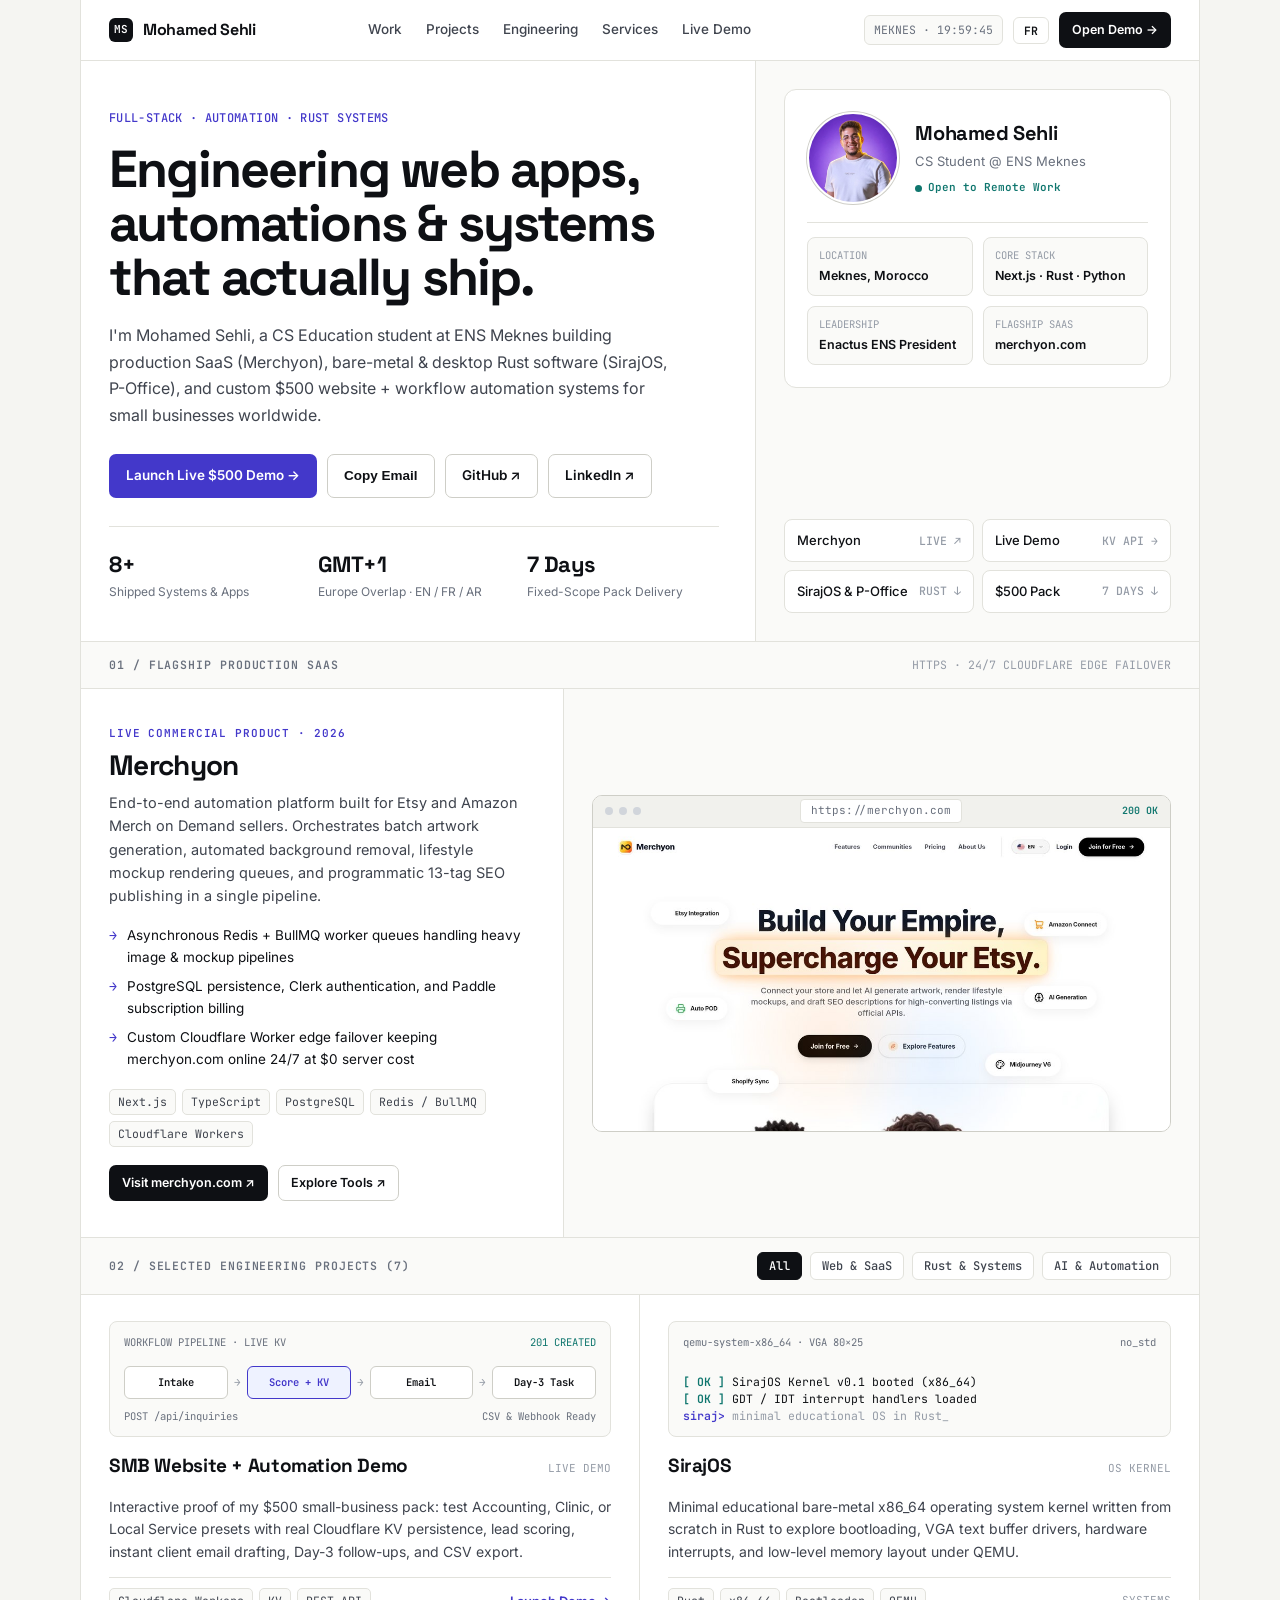
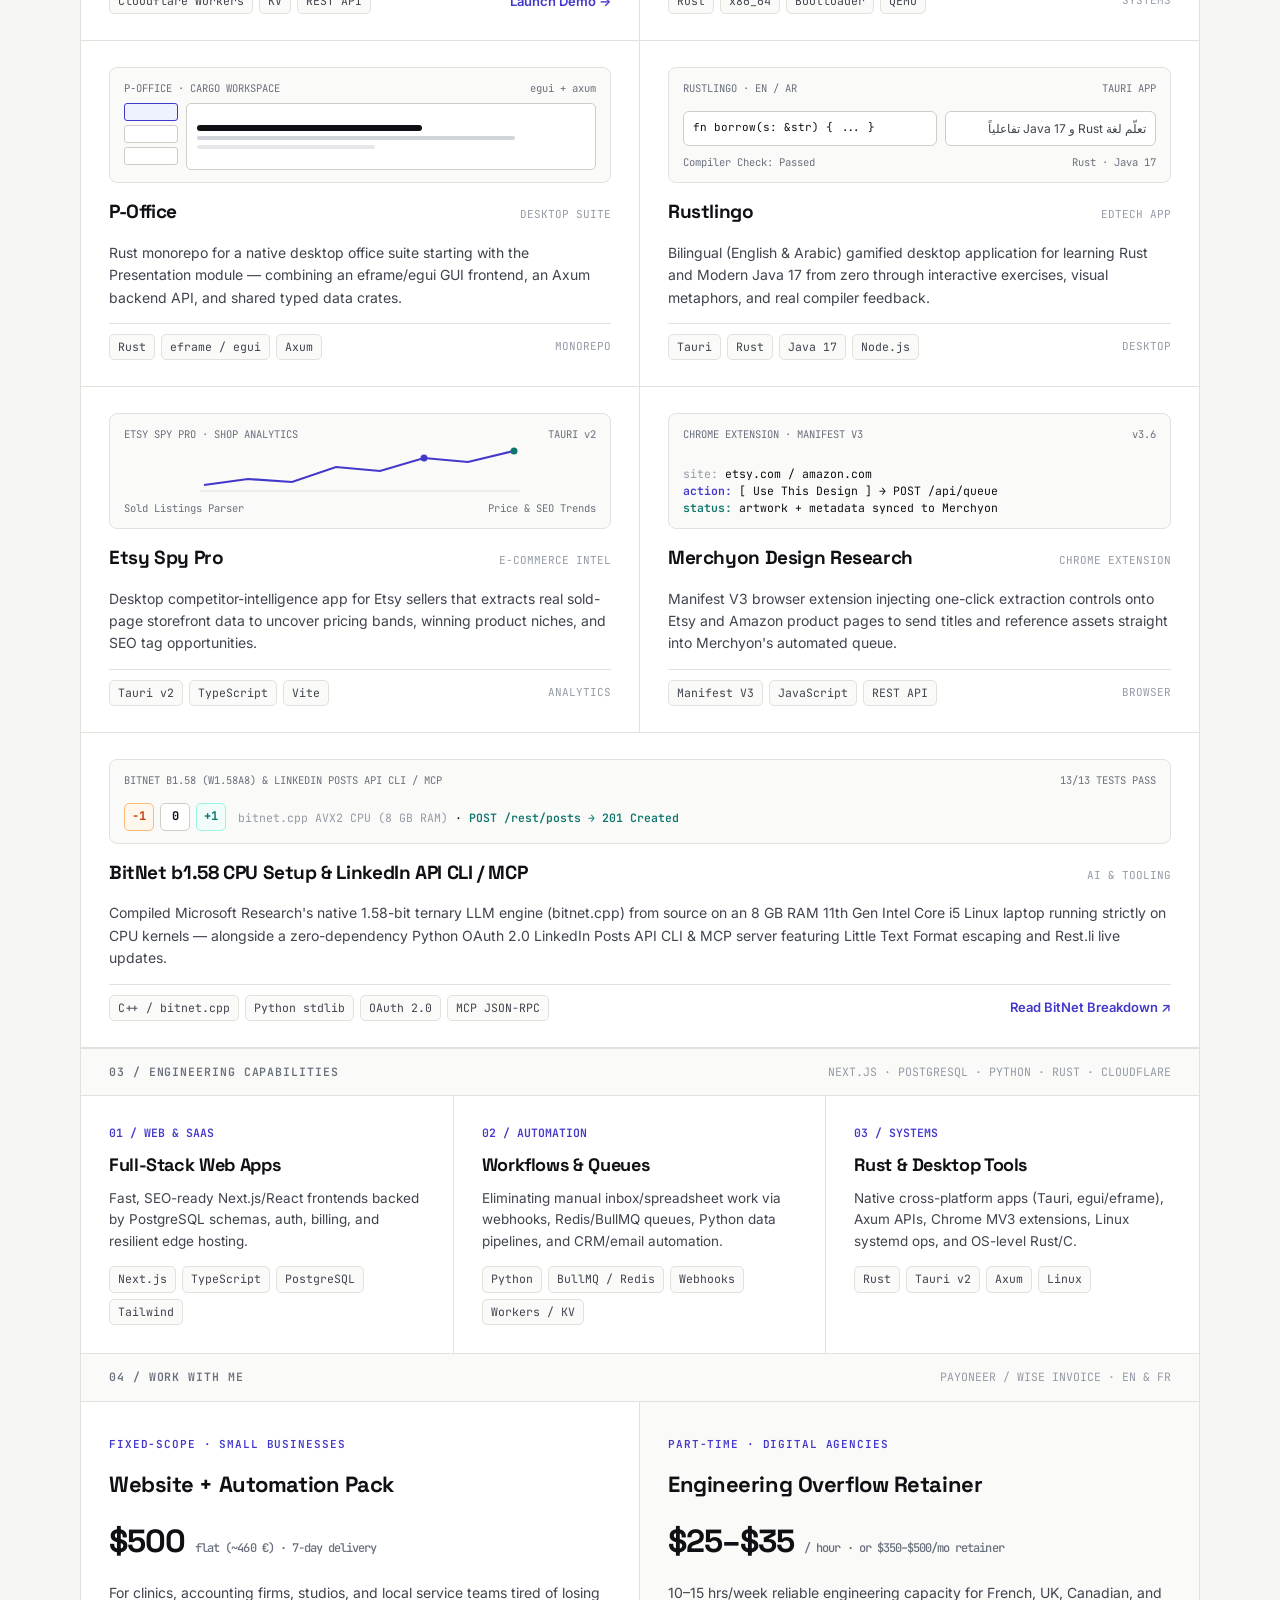
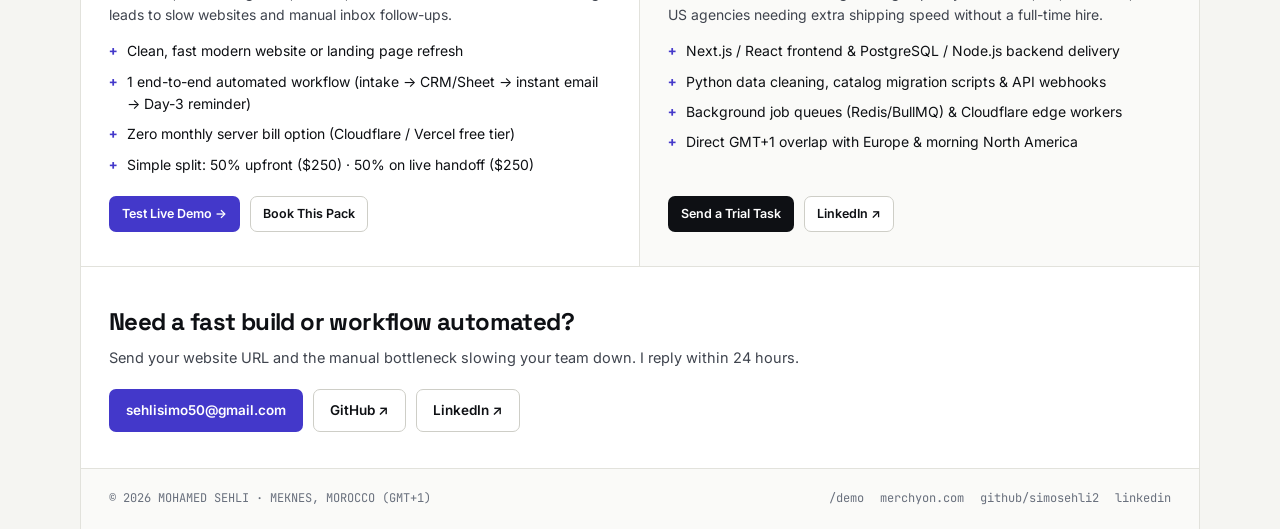
<file: index.html>
<!DOCTYPE html>
<html lang="en">
<head>
  <meta charset="UTF-8" />
  <meta name="viewport" content="width=device-width, initial-scale=1.0" />
  <title>Mohamed Sehli — Full-Stack, Automation &amp; Systems Engineer</title>
  <meta name="description" content="Mohamed Sehli builds production SaaS (Merchyon), Rust systems (SirajOS, P-Office), and fast websites + workflow automations for small businesses and agencies." />
  <meta property="og:title" content="Mohamed Sehli — Full-Stack, Automation &amp; Systems Engineer" />
  <meta property="og:description" content="Merchyon SaaS, SirajOS Rust kernel, P-Office, Rustlingo, and interactive $500 SMB Website + Automation systems." />
  <meta property="og:type" content="website" />
  <link rel="preconnect" href="https://fonts.googleapis.com" />
  <link rel="preconnect" href="https://fonts.gstatic.com" crossorigin />
  <link href="https://fonts.googleapis.com/css2?family=Inter:wght@400;500;600;700&family=JetBrains+Mono:wght@400;500;600&family=Space+Grotesk:wght@500;600;700&display=swap" rel="stylesheet" />
  <style>
    :root {
      --canvas: #F5F5F2;
      --surface: #FFFFFF;
      --surface-alt: #FAFAF8;
      --ink: #0E1014;
      --ink-2: #3F444E;
      --muted: #69707D;
      --faint: #949BA6;
      --line: #E2E2DC;
      --line-strong: #CECEC7;
      --accent: #4338CA;
      --accent-hover: #3730A3;
      --accent-tint: #EEF2FF;
      --green: #0F766E;
      --green-tint: #F0FDFA;
      --mono: 'JetBrains Mono', ui-monospace, monospace;
      --display: 'Space Grotesk', -apple-system, sans-serif;
      --sans: 'Inter', -apple-system, BlinkMacSystemFont, sans-serif;
    }

    * { box-sizing: border-box; margin: 0; padding: 0; }
    html { scroll-behavior: smooth; }
    body {
      font-family: var(--sans);
      background: var(--canvas);
      color: var(--ink);
      font-size: 15px;
      line-height: 1.6;
      -webkit-font-smoothing: antialiased;
    }
    a { color: inherit; text-decoration: none; }

    /* Top scroll progress hairline */
    .scroll-bar {
      position: fixed; top: 0; left: 0; height: 2px; width: 0%;
      background: var(--accent); z-index: 60; transition: width 0.08s linear;
    }

    /* Architectural outer frame */
    .shell {
      max-width: 1120px;
      margin: 0 auto;
      background: var(--surface);
      border-left: 1px solid var(--line);
      border-right: 1px solid var(--line);
      min-height: 100vh;
    }

    /* Sticky Navbar */
    header {
      position: sticky; top: 0; z-index: 40;
      background: rgba(255, 255, 255, 0.92);
      backdrop-filter: blur(10px);
      border-bottom: 1px solid var(--line);
    }
    .nav {
      display: flex; align-items: center; justify-content: space-between;
      height: 60px; padding: 0 28px; gap: 16px;
    }
    .brand {
      display: flex; align-items: center; gap: 10px;
      font-family: var(--display); font-weight: 700; font-size: 16px; letter-spacing: -0.02em;
    }
    .brand-mark {
      width: 24px; height: 24px; border-radius: 6px;
      background: var(--ink); color: #FFF;
      display: inline-flex; align-items: center; justify-content: center;
      font-family: var(--mono); font-size: 11px; font-weight: 600;
    }
    .nav-links {
      display: flex; align-items: center; gap: 24px;
      font-size: 13.5px; font-weight: 500; color: var(--ink-2);
    }
    .nav-links a:hover { color: var(--ink); }
    .nav-right { display: flex; align-items: center; gap: 10px; }
    .clock-chip {
      font-family: var(--mono); font-size: 11.5px; color: var(--muted);
      padding: 5px 9px; border: 1px solid var(--line); border-radius: 6px;
      background: var(--surface-alt);
    }
    .lang-btn {
      font-family: var(--mono); font-size: 11.5px; font-weight: 600;
      border: 1px solid var(--line); background: var(--surface);
      color: var(--ink); padding: 5px 10px; border-radius: 6px; cursor: pointer;
    }
    .lang-btn:hover { border-color: var(--ink); }

    /* Crisp Buttons */
    .btn {
      display: inline-flex; align-items: center; justify-content: center; gap: 7px;
      font-size: 13.5px; font-weight: 600; padding: 10px 16px;
      border-radius: 7px; border: 1px solid transparent; cursor: pointer;
      transition: background 0.14s ease, border-color 0.14s ease, color 0.14s ease;
    }
    .btn-dark { background: var(--ink); color: #FFF; }
    .btn-dark:hover { background: #232730; }
    .btn-accent { background: var(--accent); color: #FFF; }
    .btn-accent:hover { background: var(--accent-hover); }
    .btn-line { background: var(--surface); color: var(--ink); border-color: var(--line-strong); }
    .btn-line:hover { border-color: var(--ink); background: var(--surface-alt); }
    .btn-sm { padding: 7px 12px; font-size: 12.5px; }

    /* Section Header Bar */
    .sec-bar {
      display: flex; align-items: center; justify-content: space-between;
      padding: 14px 28px; border-bottom: 1px solid var(--line);
      background: var(--surface-alt); gap: 14px; flex-wrap: wrap;
    }
    .sec-index {
      font-family: var(--mono); font-size: 11.5px; font-weight: 600;
      text-transform: uppercase; letter-spacing: 0.08em; color: var(--muted);
    }
    .sec-note { font-family: var(--mono); font-size: 11.5px; color: var(--faint); }

    /* HERO BENTO */
    .hero-grid {
      display: grid;
      grid-template-columns: minmax(0, 1.45fr) minmax(300px, 0.95fr);
      border-bottom: 1px solid var(--line);
    }
    .hero-main {
      padding: 48px 36px 40px 28px;
      border-right: 1px solid var(--line);
      display: flex; flex-direction: column; justify-content: space-between; gap: 28px;
    }
    .hero-kicker {
      font-family: var(--mono); font-size: 12px; font-weight: 500;
      color: var(--accent); letter-spacing: 0.03em; margin-bottom: 14px;
    }
    h1 {
      font-family: var(--display); font-weight: 700;
      font-size: clamp(34px, 4.4vw, 52px);
      line-height: 1.04; letter-spacing: -0.035em;
      margin-bottom: 18px;
    }
    .hero-sub {
      font-size: 16px; color: var(--ink-2); max-width: 560px; line-height: 1.65;
    }
    .hero-sub strong { color: var(--ink); font-weight: 600; }
    .hero-actions { display: flex; flex-wrap: wrap; gap: 10px; margin-top: 26px; }
    .hero-stats {
      display: grid; grid-template-columns: repeat(3, 1fr);
      border-top: 1px solid var(--line); padding-top: 20px; gap: 16px;
    }
    .stat-num {
      font-family: var(--display); font-size: 22px; font-weight: 700; letter-spacing: -0.02em;
    }
    .stat-label { font-size: 12px; color: var(--muted); }

    /* Hero Right: Portrait & Telemetry Card */
    .hero-side {
      background: var(--surface-alt);
      padding: 28px;
      display: flex; flex-direction: column; justify-content: space-between; gap: 20px;
    }
    .portrait-card {
      background: var(--surface); border: 1px solid var(--line); border-radius: 12px;
      padding: 22px; display: flex; flex-direction: column; gap: 18px;
    }
    .portrait-top { display: flex; align-items: center; gap: 16px; }
    .portrait-frame {
      width: 92px; height: 92px; border-radius: 50%;
      overflow: hidden; border: 2px solid var(--surface);
      box-shadow: 0 0 0 1px var(--line-strong);
      flex-shrink: 0; background: #EDE9FE;
    }
    .portrait-frame img {
      width: 100%; height: 100%; object-fit: cover;
      transform: scale(1.07); display: block;
    }
    .portrait-info h2 {
      font-family: var(--display); font-size: 20px; font-weight: 700; letter-spacing: -0.02em;
    }
    .portrait-info p { font-size: 13px; color: var(--muted); margin-top: 2px; }
    .live-row {
      display: inline-flex; align-items: center; gap: 6px; margin-top: 7px;
      font-family: var(--mono); font-size: 11px; color: var(--green); font-weight: 600;
    }
    .live-dot {
      width: 7px; height: 7px; border-radius: 50%; background: var(--green);
    }
    .vitals {
      display: grid; grid-template-columns: 1fr 1fr; gap: 10px;
      border-top: 1px solid var(--line); padding-top: 14px;
    }
    .vital-cell {
      background: var(--surface-alt); border: 1px solid var(--line);
      border-radius: 8px; padding: 9px 11px;
    }
    .vital-k { font-family: var(--mono); font-size: 10.5px; color: var(--faint); text-transform: uppercase; }
    .vital-v { font-size: 12.5px; font-weight: 600; color: var(--ink); margin-top: 2px; }

    .quick-links {
      display: grid; grid-template-columns: 1fr 1fr; gap: 8px;
    }
    .qlink {
      display: flex; align-items: center; justify-content: space-between;
      padding: 10px 12px; background: var(--surface);
      border: 1px solid var(--line); border-radius: 8px;
      font-size: 13px; font-weight: 500;
    }
    .qlink:hover { border-color: var(--ink); }
    .qlink span { font-family: var(--mono); font-size: 11.5px; color: var(--faint); }

    /* FEATURED CASE STUDY: MERCHYON */
    .featured-grid {
      display: grid; grid-template-columns: minmax(0, 0.95fr) minmax(0, 1.25fr);
      border-bottom: 1px solid var(--line);
    }
    .featured-copy {
      padding: 36px 32px 36px 28px;
      border-right: 1px solid var(--line);
      display: flex; flex-direction: column; justify-content: space-between; gap: 18px;
    }
    .feat-tag {
      font-family: var(--mono); font-size: 11px; font-weight: 600;
      color: var(--accent); text-transform: uppercase; letter-spacing: 0.08em;
    }
    .featured-copy h3 {
      font-family: var(--display); font-size: 28px; font-weight: 700;
      letter-spacing: -0.025em; margin-top: 6px; line-height: 1.15;
    }
    .featured-copy p { color: var(--ink-2); font-size: 14.5px; }
    .arch-points { list-style: none; display: flex; flex-direction: column; gap: 8px; }
    .arch-points li {
      font-size: 13.5px; color: var(--ink); padding-left: 18px; position: relative;
    }
    .arch-points li::before {
      content: "→"; position: absolute; left: 0; color: var(--accent); font-family: var(--mono);
    }
    .tag-row { display: flex; flex-wrap: wrap; gap: 6px; }
    .tag {
      font-family: var(--mono); font-size: 11.5px; color: var(--ink-2);
      background: var(--surface-alt); border: 1px solid var(--line);
      padding: 3px 8px; border-radius: 5px;
    }
    .featured-visual {
      background: var(--surface-alt); padding: 28px;
      display: flex; align-items: center; justify-content: center;
    }
    .browser-frame {
      width: 100%; background: var(--surface);
      border: 1px solid var(--line-strong); border-radius: 10px; overflow: hidden;
    }
    .browser-bar {
      height: 32px; background: #F1F1ED; border-bottom: 1px solid var(--line);
      display: flex; align-items: center; justify-content: space-between; padding: 0 12px;
    }
    .dots { display: flex; gap: 6px; }
    .dots i { width: 8px; height: 8px; border-radius: 50%; background: #D1D5DB; display: block; }
    .browser-url {
      font-family: var(--mono); font-size: 11px; color: var(--muted);
      background: var(--surface); border: 1px solid var(--line);
      padding: 2px 10px; border-radius: 4px;
    }
    .browser-frame img { width: 100%; display: block; height: auto; }

    /* FILTERABLE PROJECT GRID */
    .filter-bar {
      display: flex; align-items: center; gap: 8px; flex-wrap: wrap;
    }
    .fbtn {
      font-family: var(--mono); font-size: 12px; font-weight: 500;
      padding: 5px 11px; border-radius: 6px;
      border: 1px solid var(--line); background: var(--surface);
      color: var(--ink-2); cursor: pointer;
    }
    .fbtn.active { background: var(--ink); color: #FFF; border-color: var(--ink); }

    .projects-grid {
      display: grid; grid-template-columns: repeat(2, minmax(0, 1fr));
      border-bottom: 1px solid var(--line);
    }
    .pcard {
      padding: 26px 28px;
      border-bottom: 1px solid var(--line);
      border-right: 1px solid var(--line);
      display: flex; flex-direction: column; gap: 14px;
      background: var(--surface);
      transition: background 0.14s ease;
    }
    .pcard:nth-child(2n) { border-right: none; }
    .pcard:hover { background: #FCFCFA; }
    .pcard.hidden { display: none; }

    /* Bespoke technical mini-previews inside cards */
    .preview {
      height: 116px; border-radius: 8px; border: 1px solid var(--line);
      background: var(--surface-alt); padding: 12px 14px;
      overflow: hidden; position: relative;
      display: flex; flex-direction: column; justify-content: space-between;
    }
    .preview-head {
      display: flex; align-items: center; justify-content: space-between;
      font-family: var(--mono); font-size: 10.5px; color: var(--muted);
    }
    .preview-code {
      font-family: var(--mono); font-size: 11.5px; line-height: 1.48; color: var(--ink);
    }
    .preview-code .ok { color: var(--green); font-weight: 600; }
    .preview-code .hi { color: var(--accent); font-weight: 600; }
    .preview-code .dim { color: var(--faint); }

    /* Pipeline preview inside Demo card */
    .flow-nodes {
      display: flex; align-items: center; justify-content: space-between; gap: 6px; margin-top: 6px;
    }
    .fnode {
      flex: 1; background: var(--surface); border: 1px solid var(--line-strong);
      border-radius: 6px; padding: 7px 6px; text-align: center;
      font-family: var(--mono); font-size: 10.5px; font-weight: 600;
    }
    .fnode.active-node { border-color: var(--accent); background: var(--accent-tint); color: var(--accent); }
    .farrow { font-family: var(--mono); font-size: 11px; color: var(--faint); }

    /* Presentation wireframe inside P-Office */
    .slide-wire {
      display: grid; grid-template-columns: 54px 1fr; gap: 8px; flex: 1; margin-top: 6px;
    }
    .slide-rail { display: flex; flex-direction: column; gap: 4px; }
    .slide-thumb { height: 18px; border-radius: 3px; border: 1px solid var(--line-strong); background: var(--surface); }
    .slide-thumb.sel { border-color: var(--accent); background: var(--accent-tint); }
    .slide-canvas {
      background: var(--surface); border: 1px solid var(--line-strong); border-radius: 5px;
      padding: 8px 10px; display: flex; flex-direction: column; justify-content: center; gap: 5px;
    }
    .wire-bar { height: 6px; border-radius: 3px; background: var(--ink); width: 58%; }
    .wire-bar.sm { height: 4px; background: #D1D5DB; width: 82%; }
    .wire-bar.xs { height: 4px; background: #E5E7EB; width: 46%; }

    /* Bilingual preview inside Rustlingo */
    .bi-split { display: grid; grid-template-columns: 1.2fr 1fr; gap: 8px; margin-top: 6px; }
    .bi-box {
      background: var(--surface); border: 1px solid var(--line-strong);
      border-radius: 6px; padding: 7px 9px; font-family: var(--mono); font-size: 11px;
    }
    .bi-box.ar { font-family: var(--sans); text-align: right; color: var(--ink-2); font-size: 12px; }

    /* Ternary matrix inside BitNet card */
    .t-row { display: flex; gap: 6px; align-items: center; margin-top: 6px; flex-wrap: wrap; }
    .t-tile {
      font-family: var(--mono); font-size: 12px; font-weight: 700;
      width: 30px; height: 28px; border-radius: 5px;
      display: inline-flex; align-items: center; justify-content: center;
      border: 1px solid var(--line-strong); background: var(--surface);
    }
    .t-tile.neg { background: #FFF7ED; border-color: #FDBA74; color: #C2410C; }
    .t-tile.pos { background: var(--green-tint); border-color: #99F6E4; color: var(--green); }

    .pcard-head { display: flex; align-items: baseline; justify-content: space-between; gap: 10px; }
    .pcard h3 { font-family: var(--display); font-size: 19px; font-weight: 700; letter-spacing: -0.02em; }
    .pcard-cat { font-family: var(--mono); font-size: 11px; color: var(--faint); text-transform: uppercase; }
    .pcard p { font-size: 14px; color: var(--ink-2); }
    .pcard-foot {
      margin-top: auto; padding-top: 10px; border-top: 1px solid var(--line);
      display: flex; align-items: center; justify-content: space-between; gap: 10px; flex-wrap: wrap;
    }
    .pcard-link {
      font-size: 13px; font-weight: 600; color: var(--accent);
    }
    .pcard-link:hover { text-decoration: underline; }

    /* ARCHITECTURE / CAPABILITIES 3-COL */
    .cap-grid {
      display: grid; grid-template-columns: repeat(3, minmax(0, 1fr));
      border-bottom: 1px solid var(--line);
    }
    .cap-col {
      padding: 28px; border-right: 1px solid var(--line);
    }
    .cap-col:last-child { border-right: none; }
    .cap-num { font-family: var(--mono); font-size: 11.5px; color: var(--accent); font-weight: 600; margin-bottom: 8px; }
    .cap-col h3 { font-family: var(--display); font-size: 18px; font-weight: 700; margin-bottom: 8px; letter-spacing: -0.02em; }
    .cap-col p { font-size: 13.5px; color: var(--ink-2); margin-bottom: 14px; }

    /* WORK WITH ME (2-COL CLEAN SPLIT) */
    .offer-grid {
      display: grid; grid-template-columns: repeat(2, minmax(0, 1fr));
      border-bottom: 1px solid var(--line);
    }
    .offer-col {
      padding: 34px 28px; border-right: 1px solid var(--line);
      display: flex; flex-direction: column; gap: 14px;
    }
    .offer-col:last-child { border-right: none; background: var(--surface-alt); }
    .offer-price {
      font-family: var(--display); font-size: 32px; font-weight: 700; letter-spacing: -0.03em;
      display: flex; align-items: baseline; gap: 10px; flex-wrap: wrap;
    }
    .offer-price small { font-family: var(--mono); font-size: 12px; color: var(--muted); font-weight: 500; }
    .offer-list { list-style: none; display: flex; flex-direction: column; gap: 8px; }
    .offer-list li { font-size: 14px; color: var(--ink); padding-left: 18px; position: relative; }
    .offer-list li::before { content: "+"; position: absolute; left: 0; font-family: var(--mono); color: var(--accent); font-weight: 700; }

    /* FOOTER / CONTACT STRIP */
    .contact-strip {
      padding: 36px 28px;
      display: flex; align-items: center; justify-content: space-between;
      gap: 20px; flex-wrap: wrap;
      border-bottom: 1px solid var(--line);
    }
    .contact-strip h2 { font-family: var(--display); font-size: 24px; letter-spacing: -0.025em; margin-bottom: 4px; }
    .contact-strip p { font-size: 14.5px; color: var(--ink-2); }
    footer {
      padding: 20px 28px; background: var(--surface-alt);
      display: flex; align-items: center; justify-content: space-between;
      flex-wrap: wrap; gap: 12px; font-family: var(--mono); font-size: 12px; color: var(--muted);
    }
    footer a:hover { color: var(--ink); }

    @media (max-width: 900px) {
      .hero-grid, .featured-grid, .projects-grid, .cap-grid, .offer-grid { grid-template-columns: 1fr; }
      .hero-main, .featured-copy, .pcard, .cap-col, .offer-col { border-right: none; }
      .hero-main, .featured-copy, .cap-col, .offer-col { border-bottom: 1px solid var(--line); }
      .nav-links, .clock-chip { display: none; }
      .nav, .hero-main, .hero-side, .featured-copy, .featured-visual, .pcard, .cap-col, .offer-col, .contact-strip, .sec-bar { padding-left: 18px; padding-right: 18px; }
    }
  </style>
</head>
<body>
  <div class="scroll-bar" id="scrollBar" aria-hidden="true"></div>

  <div class="shell">
    <header>
      <div class="nav">
        <a class="brand" href="/">
          <span class="brand-mark">MS</span>
          <span>Mohamed Sehli</span>
        </a>
        <nav class="nav-links" aria-label="Primary">
          <a href="#featured" data-i18n="nav_work">Work</a>
          <a href="#projects" data-i18n="nav_projects">Projects</a>
          <a href="#capabilities" data-i18n="nav_stack">Engineering</a>
          <a href="#services" data-i18n="nav_services">Services</a>
          <a href="/demo" data-i18n="nav_demo">Live Demo</a>
        </nav>
        <div class="nav-right">
          <span class="clock-chip" id="meknesClock">MA · --:--</span>
          <button id="langToggle" class="lang-btn" type="button" aria-label="Switch language">FR</button>
          <a class="btn btn-dark btn-sm" href="/demo" data-i18n="nav_cta">Open Demo →</a>
        </div>
      </div>
    </header>

    <!-- HERO -->
    <section class="hero-grid">
      <div class="hero-main">
        <div>
          <div class="hero-kicker" data-i18n="hero_kicker">FULL-STACK · AUTOMATION · RUST SYSTEMS</div>
          <h1 data-i18n="hero_title">Engineering web apps, automations &amp; systems that actually ship.</h1>
          <p class="hero-sub" data-i18n="hero_sub">
            I'm <strong>Mohamed Sehli</strong>, a CS Education student at ENS Meknes building production SaaS (<strong>Merchyon</strong>), bare-metal &amp; desktop Rust software (<strong>SirajOS</strong>, <strong>P-Office</strong>), and custom <strong>$500 website + workflow automation systems</strong> for small businesses worldwide.
          </p>
          <div class="hero-actions">
            <a class="btn btn-accent" href="/demo" data-i18n="cta_demo">Launch Live $500 Demo →</a>
            <button id="copyEmailBtn" class="btn btn-line" type="button" data-i18n="cta_copy">Copy Email</button>
            <a class="btn btn-line" href="https://github.com/simosehli2" target="_blank" rel="noopener">GitHub ↗</a>
            <a class="btn btn-line" href="https://www.linkedin.com/in/mohamed-sehli" target="_blank" rel="noopener">LinkedIn ↗</a>
          </div>
        </div>

        <div class="hero-stats">
          <div>
            <div class="stat-num">8+</div>
            <div class="stat-label" data-i18n="st_1">Shipped Systems &amp; Apps</div>
          </div>
          <div>
            <div class="stat-num">GMT+1</div>
            <div class="stat-label" data-i18n="st_2">Europe Overlap · EN / FR / AR</div>
          </div>
          <div>
            <div class="stat-num">7 Days</div>
            <div class="stat-label" data-i18n="st_3">Fixed-Scope Pack Delivery</div>
          </div>
        </div>
      </div>

      <aside class="hero-side">
        <div class="portrait-card">
          <div class="portrait-top">
            <div class="portrait-frame">
              <img src="/avatar.jpg" alt="Mohamed Sehli portrait" width="92" height="92" onerror="this.onerror=null;this.src='avatar.jpg';" />
            </div>
            <div class="portrait-info">
              <h2>Mohamed Sehli</h2>
              <p data-i18n="card_role">CS Student @ ENS Meknes</p>
              <div class="live-row"><span class="live-dot"></span><span data-i18n="card_avail">Open to Remote Work</span></div>
            </div>
          </div>

          <div class="vitals">
            <div class="vital-cell">
              <div class="vital-k" data-i18n="v1_k">Location</div>
              <div class="vital-v">Meknes, Morocco</div>
            </div>
            <div class="vital-cell">
              <div class="vital-k" data-i18n="v2_k">Core Stack</div>
              <div class="vital-v">Next.js · Rust · Python</div>
            </div>
            <div class="vital-cell">
              <div class="vital-k" data-i18n="v3_k">Leadership</div>
              <div class="vital-v">Enactus ENS President</div>
            </div>
            <div class="vital-cell">
              <div class="vital-k" data-i18n="v4_k">Flagship SaaS</div>
              <div class="vital-v">merchyon.com</div>
            </div>
          </div>
        </div>

        <div class="quick-links">
          <a class="qlink" href="https://merchyon.com" target="_blank" rel="noopener">Merchyon <span>LIVE ↗</span></a>
          <a class="qlink" href="/demo">Live Demo <span>KV API →</span></a>
          <a class="qlink" href="#projects">SirajOS &amp; P-Office <span>RUST ↓</span></a>
          <a class="qlink" href="#services">$500 Pack <span>7 DAYS ↓</span></a>
        </div>
      </aside>
    </section>

    <!-- 01 / FEATURED PRODUCTION SAAS -->
    <div class="sec-bar" id="featured">
      <span class="sec-index" data-i18n="sec1_idx">01 / Flagship Production SaaS</span>
      <span class="sec-note">HTTPS · 24/7 CLOUDFLARE EDGE FAILOVER</span>
    </div>

    <section class="featured-grid">
      <div class="featured-copy">
        <div>
          <div class="feat-tag" data-i18n="feat_tag">Live Commercial Product · 2026</div>
          <h3>Merchyon</h3>
          <p style="margin-top:10px;" data-i18n="feat_desc">
            End-to-end automation platform built for Etsy and Amazon Merch on Demand sellers. Orchestrates batch artwork generation, automated background removal, lifestyle mockup rendering queues, and programmatic 13-tag SEO publishing in a single pipeline.
          </p>
        </div>

        <ul class="arch-points">
          <li data-i18n="feat_b1">Asynchronous Redis + BullMQ worker queues handling heavy image &amp; mockup pipelines</li>
          <li data-i18n="feat_b2">PostgreSQL persistence, Clerk authentication, and Paddle subscription billing</li>
          <li data-i18n="feat_b3">Custom Cloudflare Worker edge failover keeping merchyon.com online 24/7 at $0 server cost</li>
        </ul>

        <div class="tag-row">
          <span class="tag">Next.js</span>
          <span class="tag">TypeScript</span>
          <span class="tag">PostgreSQL</span>
          <span class="tag">Redis / BullMQ</span>
          <span class="tag">Cloudflare Workers</span>
        </div>

        <div style="display:flex; gap:10px; flex-wrap:wrap;">
          <a class="btn btn-dark btn-sm" href="https://merchyon.com" target="_blank" rel="noopener">Visit merchyon.com ↗</a>
          <a class="btn btn-line btn-sm" href="https://merchyon.com/features" target="_blank" rel="noopener" data-i18n="feat_btn2">Explore Tools ↗</a>
        </div>
      </div>

      <div class="featured-visual">
        <div class="browser-frame">
          <div class="browser-bar">
            <div class="dots"><i></i><i></i><i></i></div>
            <div class="browser-url">https://merchyon.com</div>
            <span style="font-family:var(--mono);font-size:10px;color:var(--green);font-weight:600;">200 OK</span>
          </div>
          <img src="/merchyon.jpg" alt="Live screenshot of Merchyon application UI" width="1100" height="578" onerror="this.onerror=null;this.src='merchyon.jpg';" />
        </div>
      </div>
    </section>

    <!-- 02 / FILTERABLE PROJECTS GRID -->
    <div class="sec-bar" id="projects">
      <span class="sec-index" data-i18n="sec2_idx">02 / Selected Engineering Projects (7)</span>
      <div class="filter-bar" role="group" aria-label="Filter projects">
        <button class="fbtn active" data-filter="all" type="button">All</button>
        <button class="fbtn" data-filter="web" type="button">Web &amp; SaaS</button>
        <button class="fbtn" data-filter="rust" type="button">Rust &amp; Systems</button>
        <button class="fbtn" data-filter="ai" type="button">AI &amp; Automation</button>
      </div>
    </div>

    <section class="projects-grid">
      <!-- 1. SMB Demo -->
      <article class="pcard" data-cat="web ai">
        <div class="preview">
          <div class="preview-head"><span>WORKFLOW PIPELINE · LIVE KV</span><span style="color:var(--green);">201 CREATED</span></div>
          <div class="flow-nodes">
            <div class="fnode">Intake</div><span class="farrow">→</span>
            <div class="fnode active-node">Score + KV</div><span class="farrow">→</span>
            <div class="fnode">Email</div><span class="farrow">→</span>
            <div class="fnode">Day-3 Task</div>
          </div>
          <div class="preview-head"><span>POST /api/inquiries</span><span>CSV &amp; Webhook Ready</span></div>
        </div>
        <div class="pcard-head">
          <h3>SMB Website + Automation Demo</h3>
          <span class="pcard-cat">Live Demo</span>
        </div>
        <p data-i18n="p_demo">
          Interactive proof of my $500 small-business pack: test Accounting, Clinic, or Local Service presets with real Cloudflare KV persistence, lead scoring, instant client email drafting, Day-3 follow-ups, and CSV export.
        </p>
        <div class="pcard-foot">
          <div class="tag-row"><span class="tag">Cloudflare Workers</span><span class="tag">KV</span><span class="tag">REST API</span></div>
          <a class="pcard-link" href="/demo" data-i18n="p_demo_cta">Launch Demo →</a>
        </div>
      </article>

      <!-- 2. SirajOS -->
      <article class="pcard" data-cat="rust">
        <div class="preview">
          <div class="preview-head"><span>qemu-system-x86_64 · VGA 80×25</span><span>no_std</span></div>
          <div class="preview-code">
            <div><span class="ok">[ OK ]</span> SirajOS Kernel v0.1 booted (x86_64)</div>
            <div><span class="ok">[ OK ]</span> GDT / IDT interrupt handlers loaded</div>
            <div><span class="hi">siraj&gt;</span> <span class="dim">minimal educational OS in Rust_</span></div>
          </div>
        </div>
        <div class="pcard-head">
          <h3>SirajOS</h3>
          <span class="pcard-cat">OS Kernel</span>
        </div>
        <p data-i18n="p_siraj">
          Minimal educational bare-metal x86_64 operating system kernel written from scratch in Rust to explore bootloading, VGA text buffer drivers, hardware interrupts, and low-level memory layout under QEMU.
        </p>
        <div class="pcard-foot">
          <div class="tag-row"><span class="tag">Rust</span><span class="tag">x86_64</span><span class="tag">Bootloader</span><span class="tag">QEMU</span></div>
          <span class="pcard-cat">Systems</span>
        </div>
      </article>

      <!-- 3. P-Office -->
      <article class="pcard" data-cat="rust">
        <div class="preview">
          <div class="preview-head"><span>P-OFFICE · CARGO WORKSPACE</span><span>egui + axum</span></div>
          <div class="slide-wire">
            <div class="slide-rail">
              <div class="slide-thumb sel"></div>
              <div class="slide-thumb"></div>
              <div class="slide-thumb"></div>
            </div>
            <div class="slide-canvas">
              <div class="wire-bar"></div>
              <div class="wire-bar sm"></div>
              <div class="wire-bar xs"></div>
            </div>
          </div>
        </div>
        <div class="pcard-head">
          <h3>P-Office</h3>
          <span class="pcard-cat">Desktop Suite</span>
        </div>
        <p data-i18n="p_poffice">
          Rust monorepo for a native desktop office suite starting with the Presentation module — combining an eframe/egui GUI frontend, an Axum backend API, and shared typed data crates.
        </p>
        <div class="pcard-foot">
          <div class="tag-row"><span class="tag">Rust</span><span class="tag">eframe / egui</span><span class="tag">Axum</span></div>
          <span class="pcard-cat">Monorepo</span>
        </div>
      </article>

      <!-- 4. Rustlingo -->
      <article class="pcard" data-cat="rust web">
        <div class="preview">
          <div class="preview-head"><span>RUSTLINGO · EN / AR</span><span>TAURI APP</span></div>
          <div class="bi-split">
            <div class="bi-box"><span class="hi">fn</span> borrow(s: &amp;str) { ... }</div>
            <div class="bi-box ar" dir="rtl">تعلّم لغة Rust و Java 17 تفاعلياً</div>
          </div>
          <div class="preview-head"><span>Compiler Check: Passed</span><span>Rust · Java 17</span></div>
        </div>
        <div class="pcard-head">
          <h3>Rustlingo</h3>
          <span class="pcard-cat">EdTech App</span>
        </div>
        <p data-i18n="p_rustlingo">
          Bilingual (English &amp; Arabic) gamified desktop application for learning Rust and Modern Java 17 from zero through interactive exercises, visual metaphors, and real compiler feedback.
        </p>
        <div class="pcard-foot">
          <div class="tag-row"><span class="tag">Tauri</span><span class="tag">Rust</span><span class="tag">Java 17</span><span class="tag">Node.js</span></div>
          <span class="pcard-cat">Desktop</span>
        </div>
      </article>

      <!-- 5. Etsy Spy Pro -->
      <article class="pcard" data-cat="web ai">
        <div class="preview">
          <div class="preview-head"><span>ETSY SPY PRO · SHOP ANALYTICS</span><span>TAURI v2</span></div>
          <svg viewBox="0 0 320 56" width="100%" height="56" aria-hidden="true">
            <polyline fill="none" stroke="#E2E2DC" stroke-width="1" points="0,48 320,48" />
            <polyline fill="none" stroke="#4338CA" stroke-width="2.2" points="4,42 48,36 92,39 136,24 180,28 224,15 268,19 314,8" />
            <circle cx="224" cy="15" r="3.5" fill="#4338CA" />
            <circle cx="314" cy="8" r="3.5" fill="#0F766E" />
          </svg>
          <div class="preview-head"><span>Sold Listings Parser</span><span>Price &amp; SEO Trends</span></div>
        </div>
        <div class="pcard-head">
          <h3>Etsy Spy Pro</h3>
          <span class="pcard-cat">E-Commerce Intel</span>
        </div>
        <p data-i18n="p_etsyspy">
          Desktop competitor-intelligence app for Etsy sellers that extracts real sold-page storefront data to uncover pricing bands, winning product niches, and SEO tag opportunities.
        </p>
        <div class="pcard-foot">
          <div class="tag-row"><span class="tag">Tauri v2</span><span class="tag">TypeScript</span><span class="tag">Vite</span></div>
          <span class="pcard-cat">Analytics</span>
        </div>
      </article>

      <!-- 6. Merchyon Design Research -->
      <article class="pcard" data-cat="web ai">
        <div class="preview">
          <div class="preview-head"><span>CHROME EXTENSION · MANIFEST V3</span><span>v3.6</span></div>
          <div class="preview-code">
            <div><span class="dim">site:</span> etsy.com / amazon.com</div>
            <div><span class="hi">action:</span> [ Use This Design ] → POST /api/queue</div>
            <div><span class="ok">status:</span> artwork + metadata synced to Merchyon</div>
          </div>
        </div>
        <div class="pcard-head">
          <h3>Merchyon Design Research</h3>
          <span class="pcard-cat">Chrome Extension</span>
        </div>
        <p data-i18n="p_ext">
          Manifest V3 browser extension injecting one-click extraction controls onto Etsy and Amazon product pages to send titles and reference assets straight into Merchyon's automated queue.
        </p>
        <div class="pcard-foot">
          <div class="tag-row"><span class="tag">Manifest V3</span><span class="tag">JavaScript</span><span class="tag">REST API</span></div>
          <span class="pcard-cat">Browser</span>
        </div>
      </article>

      <!-- 7. BitNet + LinkedIn CLI/MCP -->
      <article class="pcard" data-cat="ai rust" style="grid-column: 1 / -1; border-right: none;">
        <div class="preview" style="height:auto; gap:8px;">
          <div class="preview-head"><span>BITNET B1.58 (W1.58A8) &amp; LINKEDIN POSTS API CLI / MCP</span><span>13/13 TESTS PASS</span></div>
          <div class="t-row">
            <span class="t-tile neg">-1</span>
            <span class="t-tile">0</span>
            <span class="t-tile pos">+1</span>
            <span class="preview-code" style="margin-left:6px;"><span class="dim">bitnet.cpp AVX2 CPU (8 GB RAM)</span> · <span class="ok">POST /rest/posts → 201 Created</span></span>
          </div>
        </div>
        <div class="pcard-head">
          <h3>BitNet b1.58 CPU Setup &amp; LinkedIn API CLI / MCP</h3>
          <span class="pcard-cat">AI &amp; Tooling</span>
        </div>
        <p data-i18n="p_tools">
          Compiled Microsoft Research's native 1.58-bit ternary LLM engine (bitnet.cpp) from source on an 8 GB RAM 11th Gen Intel Core i5 Linux laptop running strictly on CPU kernels — alongside a zero-dependency Python OAuth 2.0 LinkedIn Posts API CLI &amp; MCP server featuring Little Text Format escaping and Rest.li live updates.
        </p>
        <div class="pcard-foot">
          <div class="tag-row"><span class="tag">C++ / bitnet.cpp</span><span class="tag">Python stdlib</span><span class="tag">OAuth 2.0</span><span class="tag">MCP JSON-RPC</span></div>
          <a class="pcard-link" href="https://www.linkedin.com/feed/update/urn:li:share:7530665162572374017/" target="_blank" rel="noopener" data-i18n="p_tools_cta">Read BitNet Breakdown ↗</a>
        </div>
      </article>
    </section>

    <!-- 03 / ENGINEERING CAPABILITIES -->
    <div class="sec-bar" id="capabilities">
      <span class="sec-index" data-i18n="sec3_idx">03 / Engineering Capabilities</span>
      <span class="sec-note">NEXT.JS · POSTGRESQL · PYTHON · RUST · CLOUDFLARE</span>
    </div>

    <section class="cap-grid">
      <div class="cap-col">
        <div class="cap-num">01 / WEB &amp; SAAS</div>
        <h3 data-i18n="c1_t">Full-Stack Web Apps</h3>
        <p data-i18n="c1_d">Fast, SEO-ready Next.js/React frontends backed by PostgreSQL schemas, auth, billing, and resilient edge hosting.</p>
        <div class="tag-row"><span class="tag">Next.js</span><span class="tag">TypeScript</span><span class="tag">PostgreSQL</span><span class="tag">Tailwind</span></div>
      </div>
      <div class="cap-col">
        <div class="cap-num">02 / AUTOMATION</div>
        <h3 data-i18n="c2_t">Workflows &amp; Queues</h3>
        <p data-i18n="c2_d">Eliminating manual inbox/spreadsheet work via webhooks, Redis/BullMQ queues, Python data pipelines, and CRM/email automation.</p>
        <div class="tag-row"><span class="tag">Python</span><span class="tag">BullMQ / Redis</span><span class="tag">Webhooks</span><span class="tag">Workers / KV</span></div>
      </div>
      <div class="cap-col">
        <div class="cap-num">03 / SYSTEMS</div>
        <h3 data-i18n="c3_t">Rust &amp; Desktop Tools</h3>
        <p data-i18n="c3_d">Native cross-platform apps (Tauri, egui/eframe), Axum APIs, Chrome MV3 extensions, Linux systemd ops, and OS-level Rust/C.</p>
        <div class="tag-row"><span class="tag">Rust</span><span class="tag">Tauri v2</span><span class="tag">Axum</span><span class="tag">Linux</span></div>
      </div>
    </section>

    <!-- 04 / SERVICES & PRICING -->
    <div class="sec-bar" id="services">
      <span class="sec-index" data-i18n="sec4_idx">04 / Work With Me</span>
      <span class="sec-note">PAYONEER / WISE INVOICE · EN &amp; FR</span>
    </div>

    <section class="offer-grid">
      <div class="offer-col">
        <div class="feat-tag" data-i18n="o1_tag">FIXED-SCOPE · SMALL BUSINESSES</div>
        <h3 style="font-family:var(--display);font-size:22px;letter-spacing:-0.02em;" data-i18n="o1_title">Website + Automation Pack</h3>
        <div class="offer-price">$500 <small data-i18n="o1_sub">flat (~460 €) · 7-day delivery</small></div>
        <p style="font-size:14px;color:var(--ink-2);" data-i18n="o1_desc">For clinics, accounting firms, studios, and local service teams tired of losing leads to slow websites and manual inbox follow-ups.</p>
        <ul class="offer-list">
          <li data-i18n="o1_l1">Clean, fast modern website or landing page refresh</li>
          <li data-i18n="o1_l2">1 end-to-end automated workflow (intake → CRM/Sheet → instant email → Day-3 reminder)</li>
          <li data-i18n="o1_l3">Zero monthly server bill option (Cloudflare / Vercel free tier)</li>
          <li data-i18n="o1_l4">Simple split: 50% upfront ($250) · 50% on live handoff ($250)</li>
        </ul>
        <div style="display:flex; gap:10px; flex-wrap:wrap; margin-top:auto; padding-top:6px;">
          <a class="btn btn-accent btn-sm" href="/demo" data-i18n="o1_b1">Test Live Demo →</a>
          <a class="btn btn-line btn-sm" href="mailto:sehlisimo50@gmail.com?subject=500%20Website%20%2B%20Automation%20Pack" data-i18n="o1_b2">Book This Pack</a>
        </div>
      </div>

      <div class="offer-col">
        <div class="feat-tag" data-i18n="o2_tag">PART-TIME · DIGITAL AGENCIES</div>
        <h3 style="font-family:var(--display);font-size:22px;letter-spacing:-0.02em;" data-i18n="o2_title">Engineering Overflow Retainer</h3>
        <div class="offer-price">$25–$35 <small data-i18n="o2_sub">/ hour · or $350–$500/mo retainer</small></div>
        <p style="font-size:14px;color:var(--ink-2);" data-i18n="o2_desc">10–15 hrs/week reliable engineering capacity for French, UK, Canadian, and US agencies needing extra shipping speed without a full-time hire.</p>
        <ul class="offer-list">
          <li data-i18n="o2_l1">Next.js / React frontend &amp; PostgreSQL / Node.js backend delivery</li>
          <li data-i18n="o2_l2">Python data cleaning, catalog migration scripts &amp; API webhooks</li>
          <li data-i18n="o2_l3">Background job queues (Redis/BullMQ) &amp; Cloudflare edge workers</li>
          <li data-i18n="o2_l4">Direct GMT+1 overlap with Europe &amp; morning North America</li>
        </ul>
        <div style="display:flex; gap:10px; flex-wrap:wrap; margin-top:auto; padding-top:6px;">
          <a class="btn btn-dark btn-sm" href="mailto:sehlisimo50@gmail.com?subject=Part-Time%20Agency%20Support" data-i18n="o2_b1">Send a Trial Task</a>
          <a class="btn btn-line btn-sm" href="https://www.linkedin.com/in/mohamed-sehli" target="_blank" rel="noopener">LinkedIn ↗</a>
        </div>
      </div>
    </section>

    <!-- CONTACT -->
    <section class="contact-strip" id="contact">
      <div>
        <h2 data-i18n="ct_title">Need a fast build or workflow automated?</h2>
        <p data-i18n="ct_sub">Send your website URL and the manual bottleneck slowing your team down. I reply within 24 hours.</p>
      </div>
      <div style="display:flex; gap:10px; flex-wrap:wrap;">
        <a class="btn btn-accent" href="mailto:sehlisimo50@gmail.com?subject=Project%20Inquiry">sehlisimo50@gmail.com</a>
        <a class="btn btn-line" href="https://github.com/simosehli2" target="_blank" rel="noopener">GitHub ↗</a>
        <a class="btn btn-line" href="https://www.linkedin.com/in/mohamed-sehli" target="_blank" rel="noopener">LinkedIn ↗</a>
      </div>
    </section>

    <footer>
      <span>© 2026 MOHAMED SEHLI · MEKNES, MOROCCO (GMT+1)</span>
      <div style="display:flex; gap:16px; flex-wrap:wrap;">
        <a href="/demo">/demo</a>
        <a href="https://merchyon.com" target="_blank" rel="noopener">merchyon.com</a>
        <a href="https://github.com/simosehli2" target="_blank" rel="noopener">github/simosehli2</a>
        <a href="https://www.linkedin.com/in/mohamed-sehli" target="_blank" rel="noopener">linkedin</a>
      </div>
    </footer>
  </div>

  <script>
    // Scroll progress bar
    window.addEventListener("scroll", () => {
      const max = document.documentElement.scrollHeight - window.innerHeight;
      document.getElementById("scrollBar").style.width = (max > 0 ? (window.scrollY / max) * 100 : 0) + "%";
    }, { passive: true });

    // Live Meknes GMT+1 clock
    function tickClock() {
      try {
        const t = new Intl.DateTimeFormat("en-GB", { timeZone: "Africa/Casablanca", hour: "2-digit", minute: "2-digit", second: "2-digit", hour12: false }).format(new Date());
        document.getElementById("meknesClock").textContent = "MEKNES · " + t;
      } catch {
        document.getElementById("meknesClock").textContent = "GMT+1";
      }
    }
    tickClock();
    setInterval(tickClock, 1000);

    // Copy email button
    document.getElementById("copyEmailBtn").addEventListener("click", async () => {
      const btn = document.getElementById("copyEmailBtn");
      try { await navigator.clipboard.writeText("sehlisimo50@gmail.com"); } catch {}
      const prev = btn.textContent;
      btn.textContent = lang === "fr" ? "Copié ✓ sehlisimo50@gmail.com" : "Copied ✓ sehlisimo50@gmail.com";
      setTimeout(() => { btn.textContent = prev; }, 2200);
    });

    // Project category filter
    document.querySelectorAll(".fbtn").forEach((btn) => {
      btn.addEventListener("click", () => {
        const f = btn.dataset.filter;
        document.querySelectorAll(".fbtn").forEach((b) => b.classList.toggle("active", b === btn));
        document.querySelectorAll(".pcard").forEach((card) => {
          const cats = (card.dataset.cat || "").split(" ");
          card.classList.toggle("hidden", f !== "all" && !cats.includes(f));
        });
      });
    });

    // Bilingual EN / FR
    const I18N = {
      en: {
        nav_work: "Work", nav_projects: "Projects", nav_stack: "Engineering", nav_services: "Services", nav_demo: "Live Demo", nav_cta: "Open Demo →",
        hero_kicker: "FULL-STACK · AUTOMATION · RUST SYSTEMS",
        hero_title: "Engineering web apps, automations & systems that actually ship.",
        hero_sub: "I'm Mohamed Sehli, a CS Education student at ENS Meknes building production SaaS (Merchyon), bare-metal & desktop Rust software (SirajOS, P-Office), and custom $500 website + workflow automation systems for small businesses worldwide.",
        cta_demo: "Launch Live $500 Demo →", cta_copy: "Copy Email",
        st_1: "Shipped Systems & Apps", st_2: "Europe Overlap · EN / FR / AR", st_3: "Fixed-Scope Pack Delivery",
        card_role: "CS Student @ ENS Meknes", card_avail: "Open to Remote Work",
        v1_k: "Location", v2_k: "Core Stack", v3_k: "Leadership", v4_k: "Flagship SaaS",
        sec1_idx: "01 / Flagship Production SaaS", feat_tag: "Live Commercial Product · 2026",
        feat_desc: "End-to-end automation platform built for Etsy and Amazon Merch on Demand sellers. Orchestrates batch artwork generation, automated background removal, lifestyle mockup rendering queues, and programmatic 13-tag SEO publishing in a single pipeline.",
        feat_b1: "Asynchronous Redis + BullMQ worker queues handling heavy image & mockup pipelines",
        feat_b2: "PostgreSQL persistence, Clerk authentication, and Paddle subscription billing",
        feat_b3: "Custom Cloudflare Worker edge failover keeping merchyon.com online 24/7 at $0 server cost",
        feat_btn2: "Explore Tools ↗",
        sec2_idx: "02 / Selected Engineering Projects (7)",
        p_demo: "Interactive proof of my $500 small-business pack: test Accounting, Clinic, or Local Service presets with real Cloudflare KV persistence, lead scoring, instant client email drafting, Day-3 follow-ups, and CSV export.",
        p_demo_cta: "Launch Demo →",
        p_siraj: "Minimal educational bare-metal x86_64 operating system kernel written from scratch in Rust to explore bootloading, VGA text buffer drivers, hardware interrupts, and low-level memory layout under QEMU.",
        p_poffice: "Rust monorepo for a native desktop office suite starting with the Presentation module — combining an eframe/egui GUI frontend, an Axum backend API, and shared typed data crates.",
        p_rustlingo: "Bilingual (English & Arabic) gamified desktop application for learning Rust and Modern Java 17 from zero through interactive exercises, visual metaphors, and real compiler feedback.",
        p_etsyspy: "Desktop competitor-intelligence app for Etsy sellers that extracts real sold-page storefront data to uncover pricing bands, winning product niches, and SEO tag opportunities.",
        p_ext: "Manifest V3 browser extension injecting one-click extraction controls onto Etsy and Amazon product pages to send titles and reference assets straight into Merchyon's automated queue.",
        p_tools: "Compiled Microsoft Research's native 1.58-bit ternary LLM engine (bitnet.cpp) from source on an 8 GB RAM 11th Gen Intel Core i5 Linux laptop running strictly on CPU kernels — alongside a zero-dependency Python OAuth 2.0 LinkedIn Posts API CLI & MCP server featuring Little Text Format escaping and Rest.li live updates.",
        p_tools_cta: "Read BitNet Breakdown ↗",
        sec3_idx: "03 / Engineering Capabilities",
        c1_t: "Full-Stack Web Apps", c1_d: "Fast, SEO-ready Next.js/React frontends backed by PostgreSQL schemas, auth, billing, and resilient edge hosting.",
        c2_t: "Workflows & Queues", c2_d: "Eliminating manual inbox/spreadsheet work via webhooks, Redis/BullMQ queues, Python data pipelines, and CRM/email automation.",
        c3_t: "Rust & Desktop Tools", c3_d: "Native cross-platform apps (Tauri, egui/eframe), Axum APIs, Chrome MV3 extensions, Linux systemd ops, and OS-level Rust/C.",
        sec4_idx: "04 / Work With Me",
        o1_tag: "FIXED-SCOPE · SMALL BUSINESSES", o1_title: "Website + Automation Pack", o1_sub: "flat (~460 €) · 7-day delivery",
        o1_desc: "For clinics, accounting firms, studios, and local service teams tired of losing leads to slow websites and manual inbox follow-ups.",
        o1_l1: "Clean, fast modern website or landing page refresh",
        o1_l2: "1 end-to-end automated workflow (intake → CRM/Sheet → instant email → Day-3 reminder)",
        o1_l3: "Zero monthly server bill option (Cloudflare / Vercel free tier)",
        o1_l4: "Simple split: 50% upfront ($250) · 50% on live handoff ($250)",
        o1_b1: "Test Live Demo →", o1_b2: "Book This Pack",
        o2_tag: "PART-TIME · DIGITAL AGENCIES", o2_title: "Engineering Overflow Retainer", o2_sub: "/ hour · or $350–$500/mo retainer",
        o2_desc: "10–15 hrs/week reliable engineering capacity for French, UK, Canadian, and US agencies needing extra shipping speed without a full-time hire.",
        o2_l1: "Next.js / React frontend & PostgreSQL / Node.js backend delivery",
        o2_l2: "Python data cleaning, catalog migration scripts & API webhooks",
        o2_l3: "Background job queues (Redis/BullMQ) & Cloudflare edge workers",
        o2_l4: "Direct GMT+1 overlap with Europe & morning North America",
        o2_b1: "Send a Trial Task",
        ct_title: "Need a fast build or workflow automated?",
        ct_sub: "Send your website URL and the manual bottleneck slowing your team down. I reply within 24 hours."
      },
      fr: {
        nav_work: "Produit", nav_projects: "Projets", nav_stack: "Ingénierie", nav_services: "Offres", nav_demo: "Démo", nav_cta: "Ouvrir la Démo →",
        hero_kicker: "FULL-STACK · AUTOMATISATION · SYSTÈMES RUST",
        hero_title: "Je conçois des apps web, automatisations et systèmes prêts pour la production.",
        hero_sub: "Je suis Mohamed Sehli, étudiant en informatique à l'ENS Meknès (Maroc). Je développe le SaaS Merchyon, des systèmes Rust (SirajOS, P-Office) et des packs Site Web + Automatisation à 500 $ (~460 €) pour PME et agences.",
        cta_demo: "Tester la Démo Pack 500 $ →", cta_copy: "Copier l'e-mail",
        st_1: "Systèmes & Apps Livrés", st_2: "Fuseau France · FR / EN / AR", st_3: "Livraison Pack Clé en Main",
        card_role: "Étudiant Info @ ENS Meknès", card_avail: "Disponible en Télétravail",
        v1_k: "Localisation", v2_k: "Stack Clé", v3_k: "Leadership", v4_k: "SaaS Phare",
        sec1_idx: "01 / Produit SaaS en Production", feat_tag: "Produit Commercial Live · 2026",
        feat_desc: "Plateforme d'automatisation complète pour vendeurs Etsy et Amazon Merch on Demand : génération de designs par lots, détourage automatique, files de mockups et SEO programmatique 13 tags.",
        feat_b1: "Files asynchrones Redis + BullMQ gérant les pipelines lourds d'images et mockups",
        feat_b2: "Base PostgreSQL, authentification Clerk et facturation Paddle",
        feat_b3: "Bascule edge Cloudflare Workers maintenant merchyon.com en ligne 24/7 à 0 €/mois",
        feat_btn2: "Explorer les outils ↗",
        sec2_idx: "02 / Projets d'Ingénierie Sélectionnés (7)",
        p_demo: "Démonstration réelle de mon pack PME à 500 $ (~460 €) : testez les modes Cabinet, Clinique ou Services avec sauvegarde Cloudflare KV, scoring prospect, e-mail instantané, relance J+3 et export CSV.",
        p_demo_cta: "Lancer la Démo →",
        p_siraj: "Noyau de système d'exploitation x86_64 minimal écrit from scratch en Rust (bootloader, driver VGA 80×25, interruptions matérielles et mémoire sous QEMU).",
        p_poffice: "Monorepo Rust pour une suite bureautique native (module Présentation) combinant une interface desktop eframe/egui, une API Axum et des crates partagés.",
        p_rustlingo: "Application desktop bilingue (anglais et arabe) gamifiée pour apprendre Rust et Java 17 avec exercices interactifs et retours réels du compilateur.",
        p_etsyspy: "Outil desktop d'analyse concurrentielle Etsy extrayant les pages de ventes réelles pour identifier fourchettes de prix, produits porteurs et opportunités SEO.",
        p_ext: "Extension Chrome Manifest V3 injectant un bouton d'extraction en un clic sur Etsy et Amazon vers la file de production Merchyon.",
        p_tools: "Compilation source de bitnet.cpp (LLM ternaire 1,58 bit Microsoft Research) en CPU pur sous Linux sur Core i5 8 Go RAM, plus CLI & serveur MCP Python sans dépendances pour l'API LinkedIn Posts.",
        p_tools_cta: "Lire l'analyse BitNet ↗",
        sec3_idx: "03 / Domaines d'Ingénierie",
        c1_t: "Applications Web Full-Stack", c1_d: "Frontends Next.js/React rapides et SEO-ready couplés à PostgreSQL, authentification, paiements et hébergement edge.",
        c2_t: "Workflows & Files d'Attente", c2_d: "Suppression des tâches manuelles répétitives via webhooks, Redis/BullMQ, scripts Python et automatisations CRM/e-mails.",
        c3_t: "Rust & Outils Desktop", c3_d: "Applications natives Tauri & egui/eframe, APIs Axum, extensions Chrome MV3, administration Linux systemd et bas niveau Rust/C.",
        sec4_idx: "04 / Travailler Ensemble",
        o1_tag: "FORFAIT FIXE · PME & CABINETS", o1_title: "Pack Site Web + Automatisation", o1_sub: "fixe (~460 €) · livré en 7 jours",
        o1_desc: "Pour les cabinets comptables, cliniques, studios et PME qui perdent des prospects à cause d'un site lent ou d'une gestion manuelle.",
        o1_l1: "Site vitrine ou landing page rapide, moderne et mobile-first",
        o1_l2: "1 workflow complet : formulaire → CRM/Sheet → e-mail instantané → relance J+3",
        o1_l3: "Hébergement 0 €/mois possible (Cloudflare / Vercel)",
        o1_l4: "Modalités simples : 50 % au démarrage (250 $) · 50 % à la livraison (250 $)",
        o1_b1: "Tester la Démo →", o1_b2: "Réserver ce Pack",
        o2_tag: "TEMPS PARTIEL · AGENCES DIGITALES", o2_title: "Renfort Technique Agence", o2_sub: "/ heure · ou forfait 350–500 $/mois",
        o2_desc: "10 à 15 h/semaine de renfort fiable pour agences web & e-commerce en France, Belgique, Suisse, Royaume-Uni et Canada.",
        o2_l1: "Développement Next.js / React et backend PostgreSQL / Node.js",
        o2_l2: "Scripts Python, nettoyage catalogues et webhooks API",
        o2_l3: "Files Redis/BullMQ et Cloudflare Workers",
        o2_l4: "Même fuseau horaire que la France (GMT+1) · Français & Anglais",
        o2_b1: "Proposer une tâche test",
        ct_title: "Besoin d'un site rapide ou d'automatiser un workflow ?",
        ct_sub: "Envoyez l'adresse de votre site et la tâche manuelle qui vous ralentit. Réponse concrète sous 24 h."
      }
    };

    let lang = (new URLSearchParams(location.search).get("lang") || ((navigator.language || "en").toLowerCase().startsWith("fr") ? "fr" : "en")) === "fr" ? "fr" : "en";
    function applyLang(next) {
      lang = next;
      document.documentElement.lang = lang;
      const dict = I18N[lang];
      document.querySelectorAll("[data-i18n]").forEach((el) => {
        const k = el.getAttribute("data-i18n");
        if (dict[k]) el.textContent = dict[k];
      });
      document.getElementById("langToggle").textContent = lang === "en" ? "FR" : "EN";
    }
    document.getElementById("langToggle").addEventListener("click", () => applyLang(lang === "en" ? "fr" : "en"));
    applyLang(lang);
  </script>
</body>
</html>
</file>
